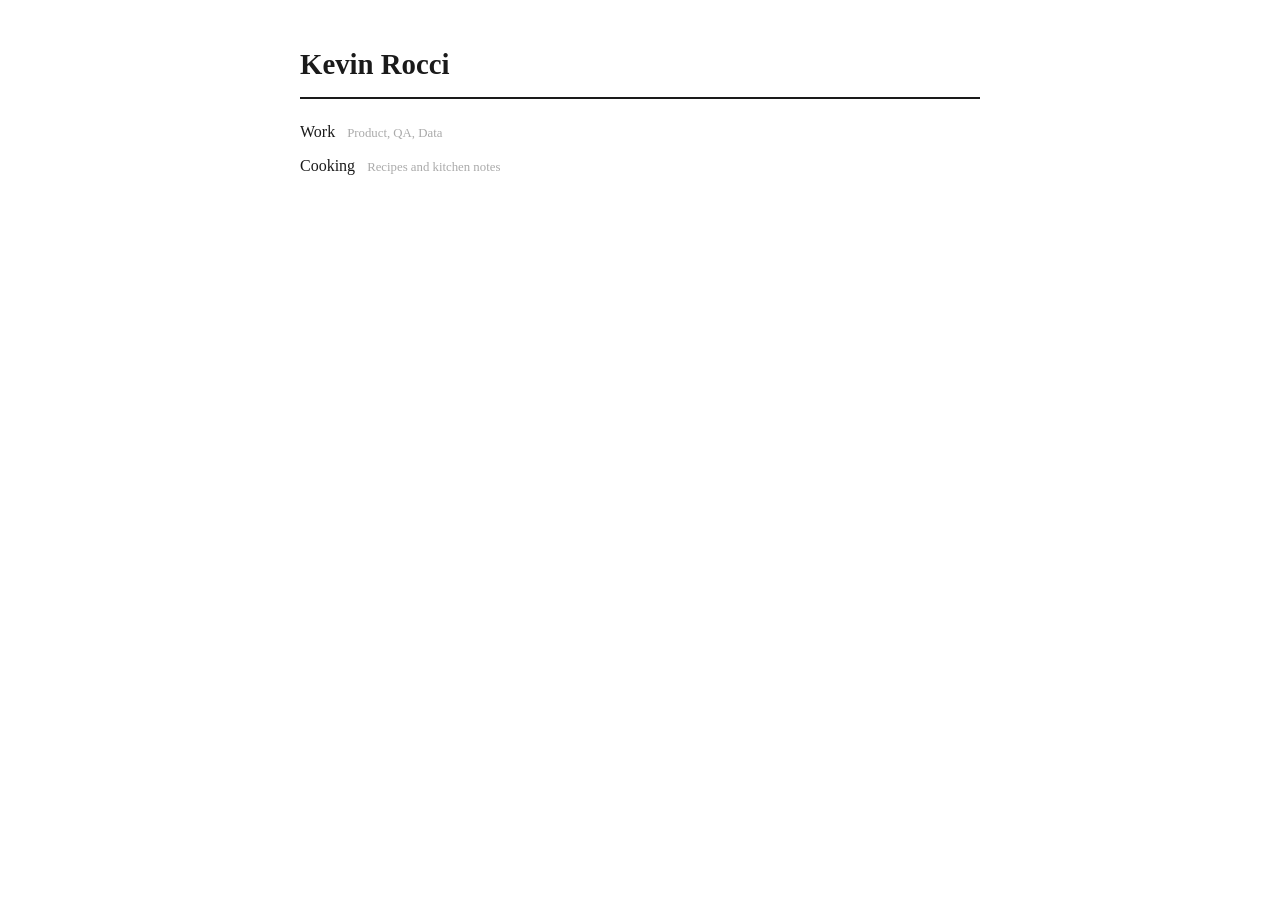
<file: index.html>
<!DOCTYPE html>
<html lang="en">
<head>
  <meta charset="UTF-8">
  <meta name="viewport" content="width=device-width, initial-scale=1.0">
  <meta name="description" content="Kevin Rocci — work and cooking.">
  <title>Kevin Rocci</title>
  <link rel="icon" href="favicon.svg" type="image/svg+xml">
  <style>
    body { font-family: Georgia, serif; max-width: 680px; margin: 40px auto; padding: 0 20px; color: #1a1a1a; line-height: 1.7; }
    h1 { font-size: 1.8rem; border-bottom: 2px solid #1a1a1a; padding-bottom: 8px; }
    ul { list-style: none; padding: 0; }
    ul li { margin-bottom: 0.4rem; }
    ul li a { color: #1a1a1a; text-decoration: none; }
    ul li a:hover { text-decoration: underline; }
    .meta { font-size: 0.8rem; color: #aaa; margin-left: 0.75rem; }
  </style>
</head>
<body>
  <h1>Kevin Rocci</h1>

  <ul>
    <li><a href="work/">Work</a><span class="meta">Product, QA, Data</span></li>
    <li><a href="cooking/">Cooking</a><span class="meta">Recipes and kitchen notes</span></li>
  </ul>
</body>
</html>
</file>
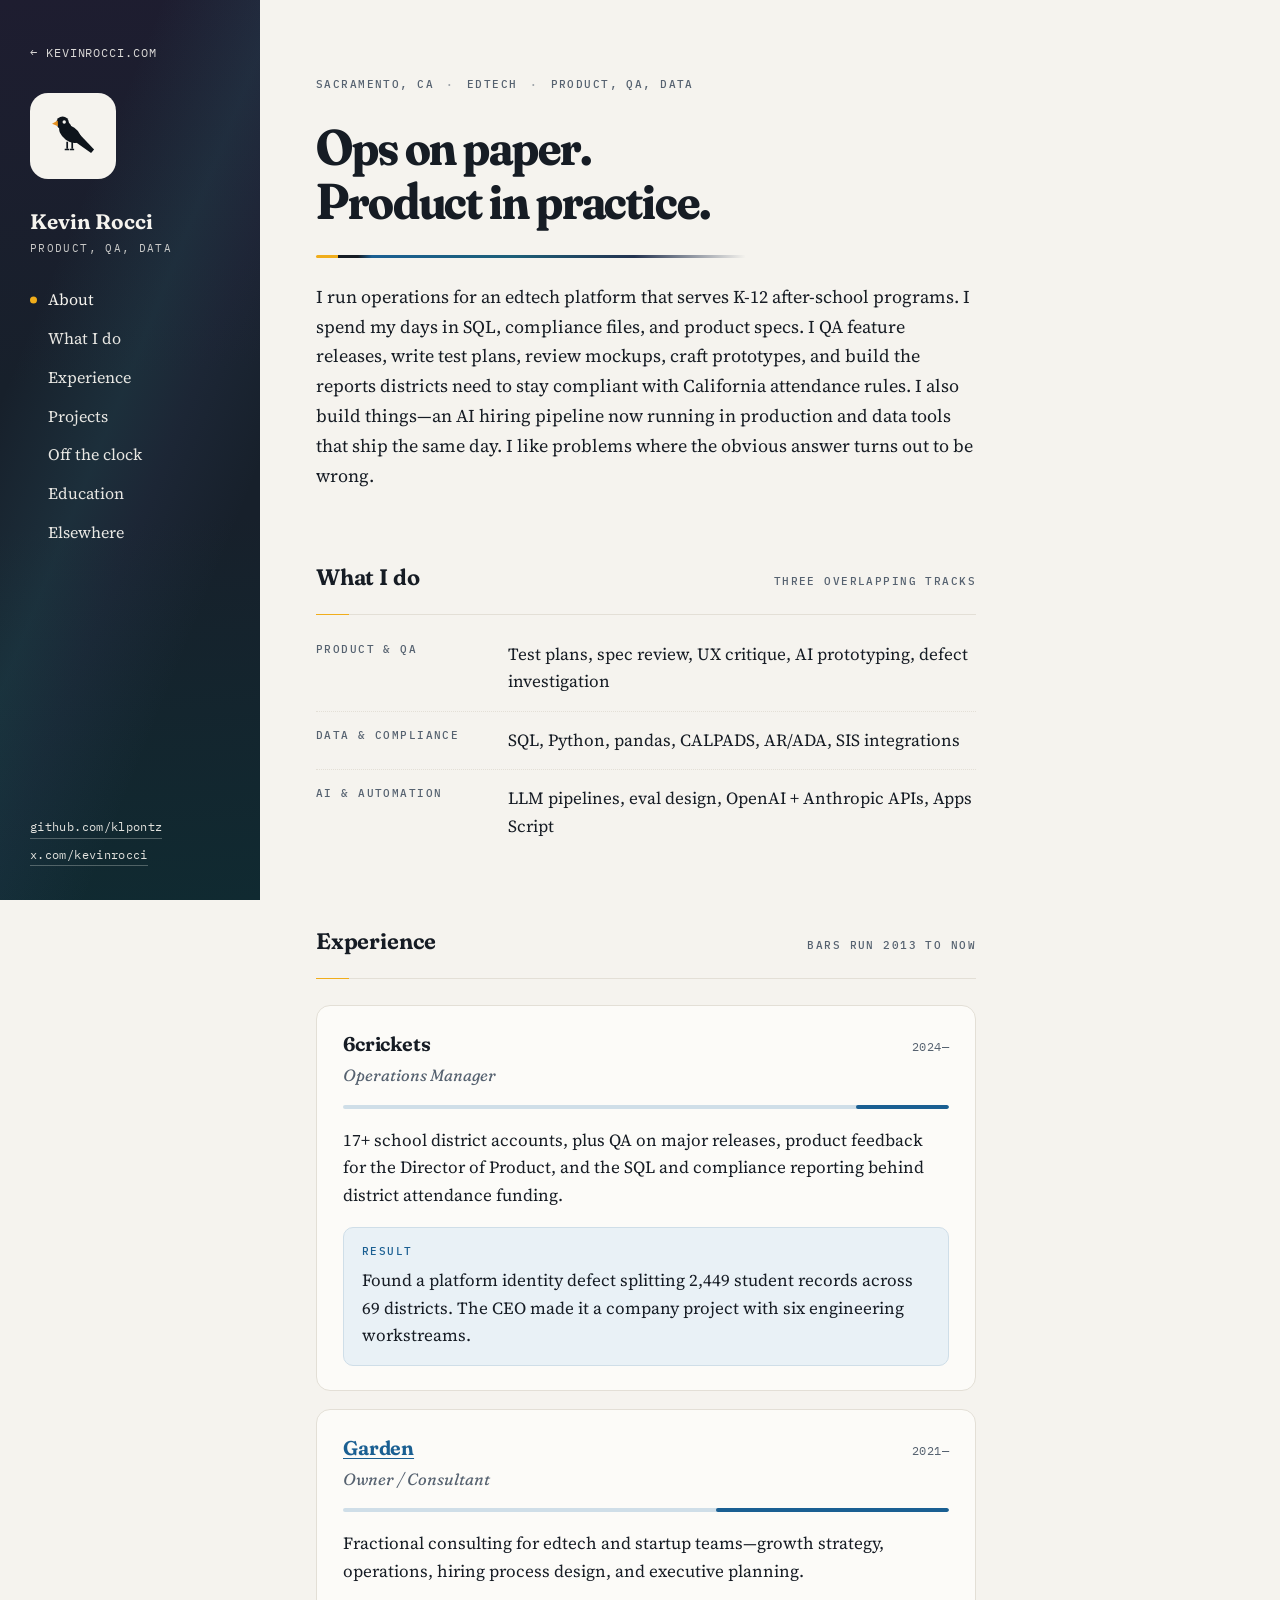
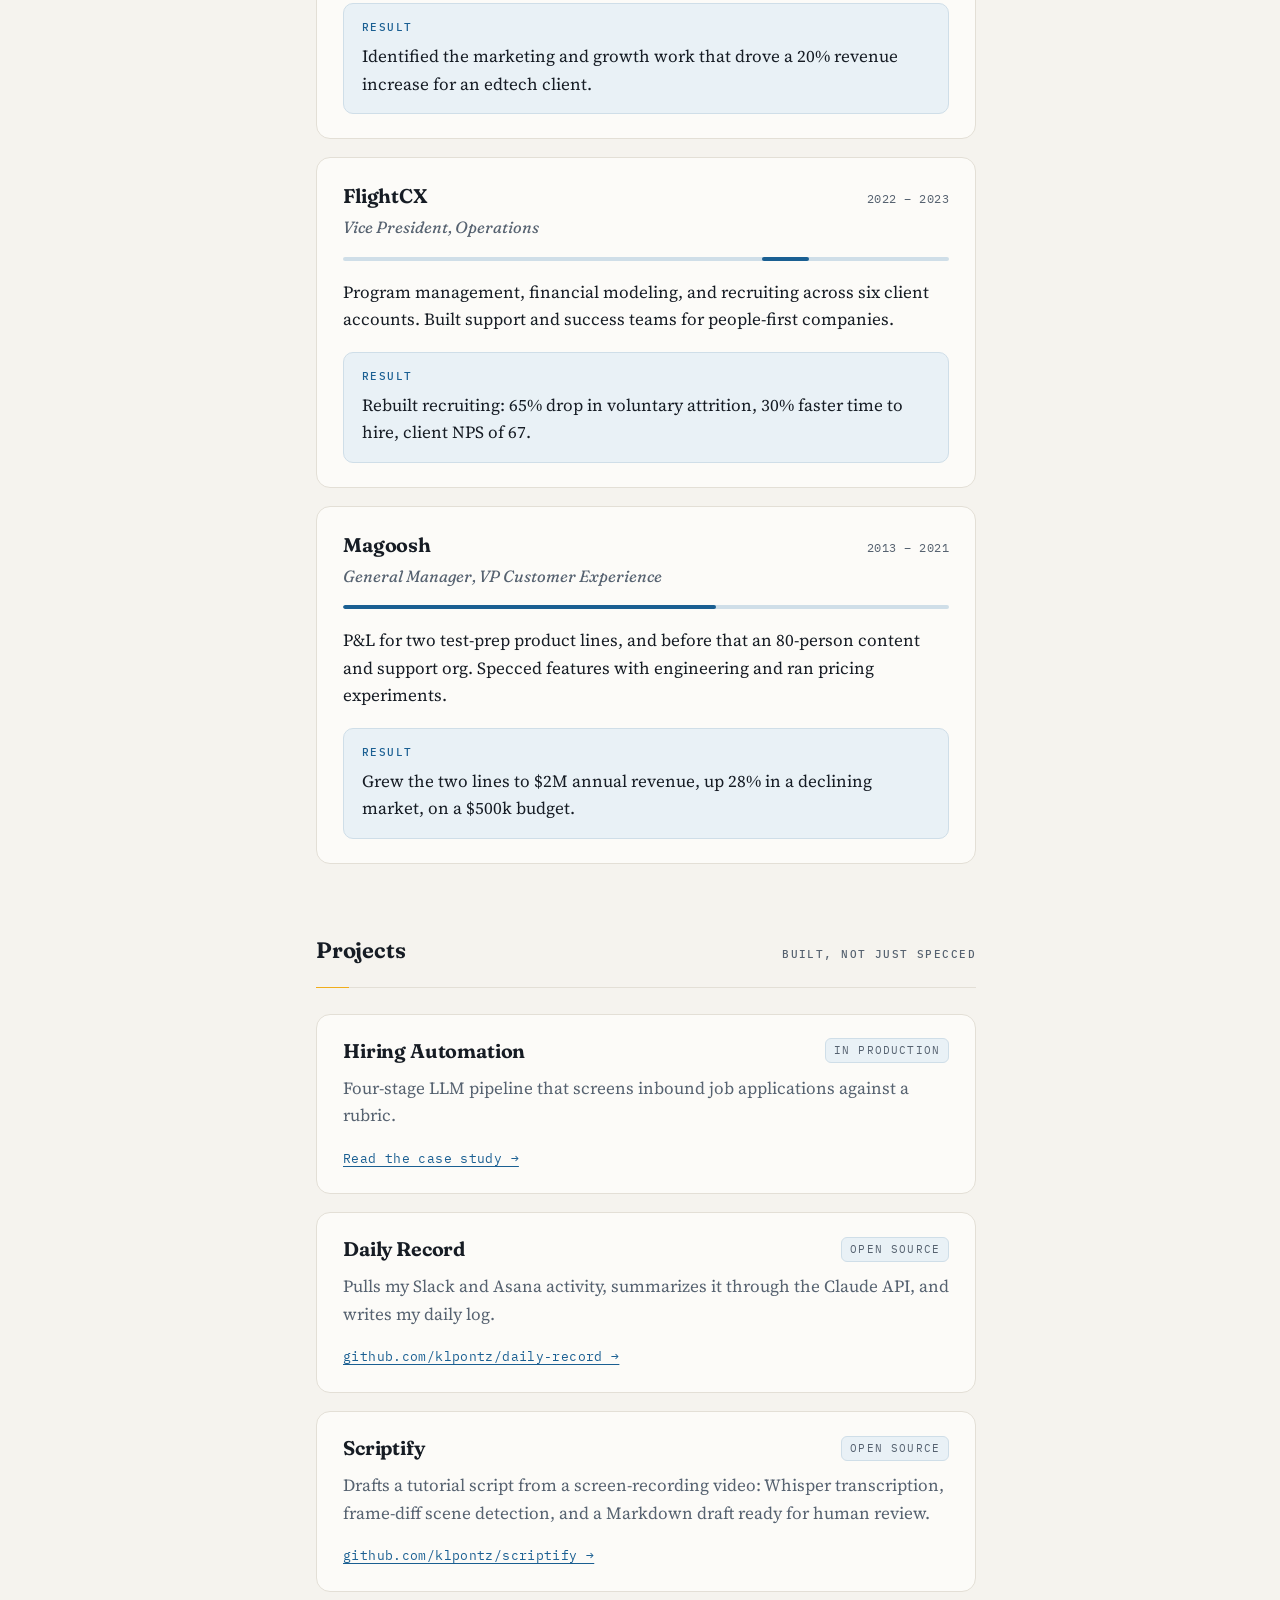
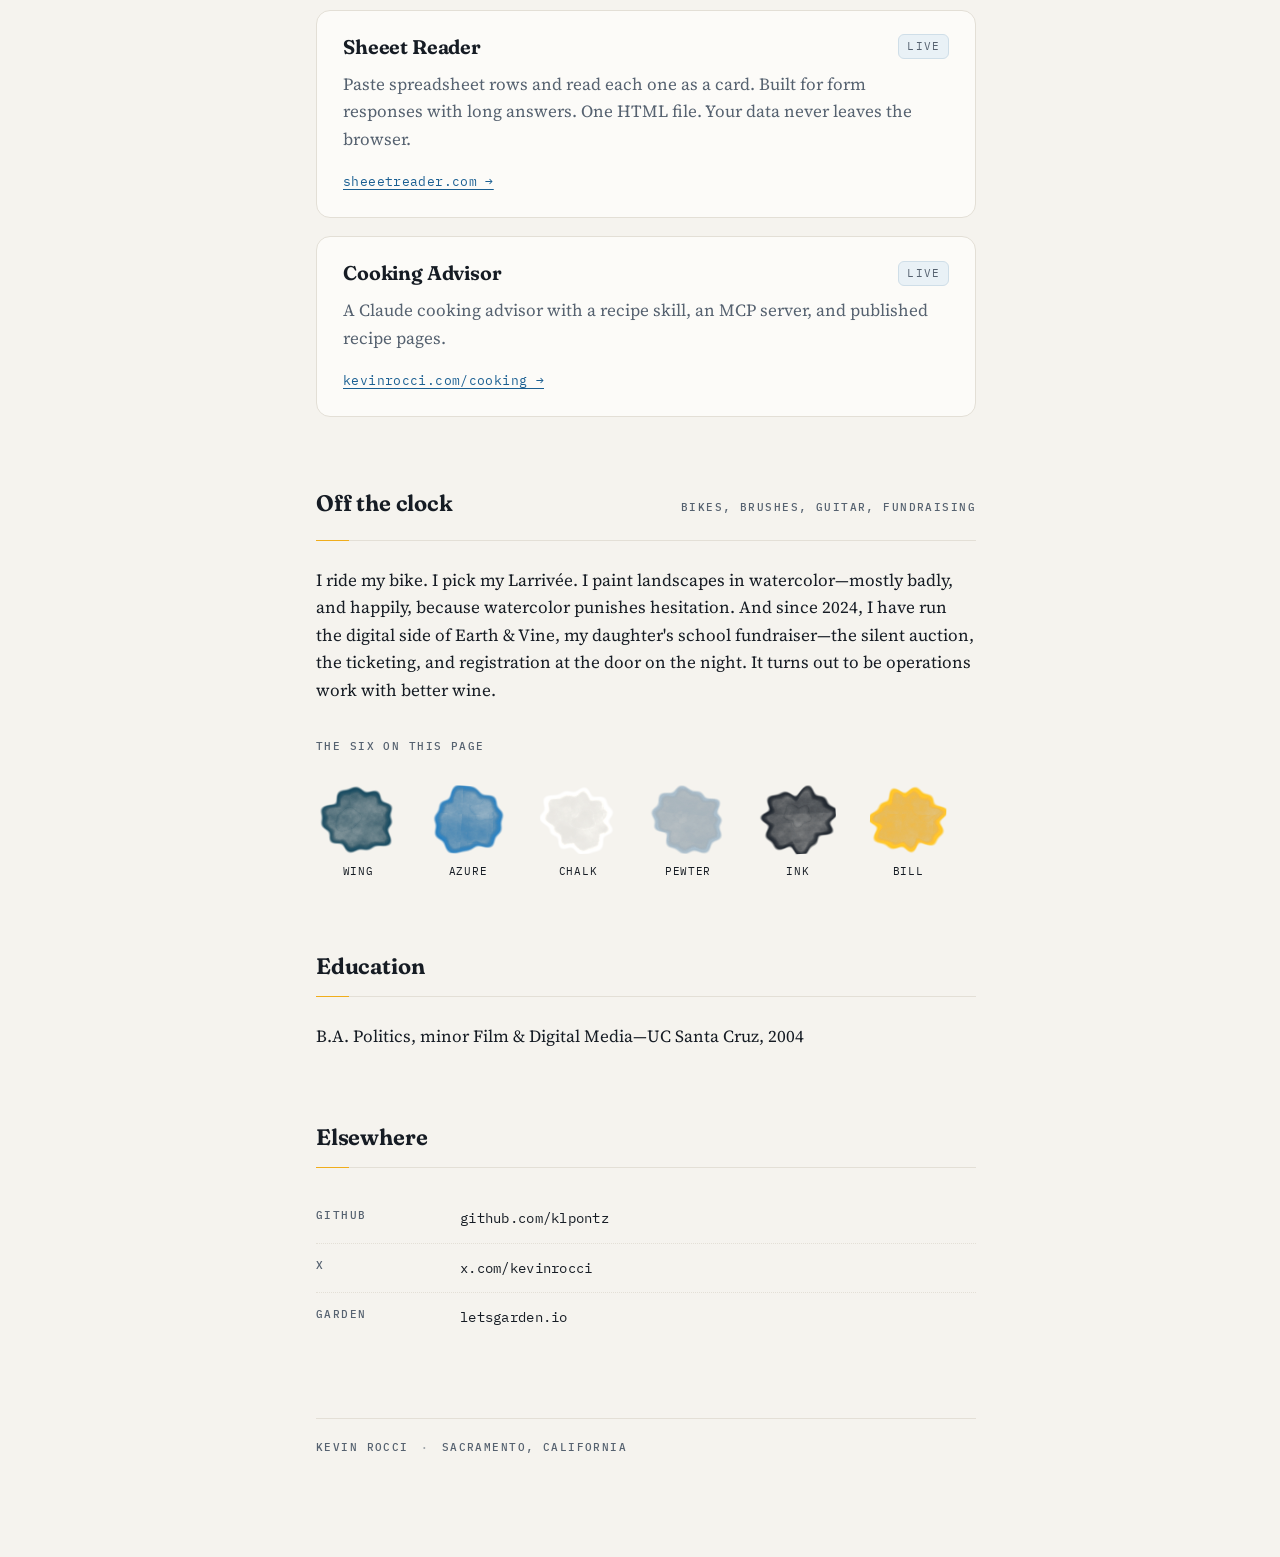
<file: work/index.html>
<!doctype html>
<html lang="en">
<head>
<meta charset="utf-8">
<meta name="viewport" content="width=device-width, initial-scale=1">
<title>Kevin Rocci</title>
<meta name="description" content="Kevin Rocci—product, QA, data in edtech. Sacramento, California.">
<link rel="preconnect" href="https://fonts.googleapis.com">
<link rel="preconnect" href="https://fonts.gstatic.com" crossorigin>
<link rel="stylesheet" href="https://fonts.googleapis.com/css2?family=Fraunces:ital,opsz,wght,SOFT,WONK@0,9..144,300..900,0..100,0..1;1,9..144,300..900,0..100,0..1&family=Source+Serif+4:ital,opsz,wght@0,8..60,300..700;1,8..60,400..600&family=IBM+Plex+Mono:wght@400;500&display=swap">
<link rel="icon" href="../favicon.svg" type="image/svg+xml">
<link rel="stylesheet" href="../style.css">
</head>
<body class="home">

<div class="shell">

  <aside class="rail">
    <a class="back" href="../">&larr; kevinrocci.com</a>
    <div class="monogram" role="img" aria-label="Yellow-billed magpie"><svg viewBox="0 0 32 32" aria-hidden="true"> <mask id="magpie-eye"> <rect width="32" height="32" fill="#fff"/> <circle cx="10.6" cy="7.4" r="1.05" fill="#000"/> </mask> <g fill="currentColor" mask="url(#magpie-eye)"> <path d="M0 -3.0 L16.5 -1.4 L16.5 1.4 L0 3.0 Z" transform="translate(15.6 14.6) rotate(41)"/> <ellipse cx="14.2" cy="14.6" rx="7.6" ry="4.5" transform="rotate(36 14.2 14.6)"/> <ellipse cx="11.2" cy="10.6" rx="3.7" ry="3.4"/> <circle cx="9.6" cy="7.9" r="3.9"/> <path d="M11.9 19.5h1.05v4.3h-1.05z M15.0 19.4h1.05v4.4h-1.05z"/> <path d="M10.9 23.8h2.7v0.95h-2.7z M14.0 23.8h2.7v0.95h-2.7z"/> </g> <path d="M6.6 6.4 L3.1 8.4 L6.8 10.0 Z" fill="var(--bill, #E5901F)"/> </svg></div>
    <div>
      <p class="rail-name">Kevin Rocci</p>
      <p class="rail-role">Product, QA, Data</p>
    </div>

    <nav class="nav" aria-label="Sections">
      <a href="#about">About</a>
      <a href="#what-i-do">What I do</a>
      <a href="#experience">Experience</a>
      <a href="#projects">Projects</a>
      <a href="#off-the-clock">Off the clock</a>
      <a href="#education">Education</a>
      <a href="#elsewhere">Elsewhere</a>
    </nav>

    <div class="rail-foot">
      <a href="https://github.com/klpontz">github.com/klpontz</a>
      <a href="https://x.com/kevinrocci">x.com/kevinrocci</a>
    </div>
  </aside>

  <main>
    <div class="col">

      <header id="about">
        <p class="label" style="margin:0 0 26px">Sacramento, CA  <span class="sep">·</span>  Edtech  <span class="sep">·</span>  Product, QA, Data</p>
        <h1>Ops on paper.<br>Product in practice.</h1>
        <div class="rule"></div>
        <p class="intro">I run operations for an edtech platform that serves K&#8209;12 after-school programs. I spend my days in SQL, compliance files, and product specs. I QA feature releases, write test plans, review mockups, craft prototypes, and build the reports districts need to stay compliant with California attendance rules. I also build things—an AI hiring pipeline now running in production and data tools that ship the same day. I like problems where the obvious answer turns out to be wrong.</p>
      </header>

      <section id="what-i-do">
        <div class="sec-head">
          <h2>What I do</h2>
          <p class="label">Three overlapping tracks</p>
        </div>
        <dl class="skills">
          <div class="skill">
            <dt class="label">Product &amp; QA</dt>
            <dd>Test plans, spec review, UX critique, AI prototyping, defect investigation</dd>
          </div>
          <div class="skill">
            <dt class="label">Data &amp; Compliance</dt>
            <dd>SQL, Python, pandas, CALPADS, AR/ADA, SIS integrations</dd>
          </div>
          <div class="skill">
            <dt class="label">AI &amp; Automation</dt>
            <dd>LLM pipelines, eval design, OpenAI + Anthropic APIs, Apps Script</dd>
          </div>
        </dl>
      </section>

      <section id="experience">
        <div class="sec-head">
          <h2>Experience</h2>
          <p class="label">Bars run 2013 to now</p>
        </div>

        <div class="cards">

          <article class="card">
            <div class="card-head">
              <div>
                <h3>6crickets</h3>
                <p class="binomial">Operations Manager</p>
              </div>
              <span class="when">2024—</span>
            </div>
            <div class="span"><i style="--a:84.6%; --w:15.4%"></i></div>
            <p class="did">17+ school district accounts, plus QA on major releases, product feedback for the Director of Product, and the SQL and compliance reporting behind district attendance funding.</p>
            <div class="note">
              <span class="label">Result</span>
              <p>Found a platform identity defect splitting 2,449 student records across 69 districts. The CEO made it a company project with six engineering workstreams.</p>
            </div>
          </article>

          <article class="card">
            <div class="card-head">
              <div>
                <h3><a href="https://letsgarden.io/">Garden</a></h3>
                <p class="binomial">Owner / Consultant</p>
              </div>
              <span class="when">2021—</span>
            </div>
            <div class="span"><i style="--a:61.5%; --w:38.5%"></i></div>
            <p class="did">Fractional consulting for edtech and startup teams—growth strategy, operations, hiring process design, and executive planning.</p>
            <div class="note">
              <span class="label">Result</span>
              <p>Identified the marketing and growth work that drove a 20% revenue increase for an edtech client.</p>
            </div>
          </article>

          <article class="card">
            <div class="card-head">
              <div>
                <h3>FlightCX</h3>
                <p class="binomial">Vice President, Operations</p>
              </div>
              <span class="when">2022 – 2023</span>
            </div>
            <div class="span"><i style="--a:69.2%; --w:7.7%"></i></div>
            <p class="did">Program management, financial modeling, and recruiting across six client accounts. Built support and success teams for people-first companies.</p>
            <div class="note">
              <span class="label">Result</span>
              <p>Rebuilt recruiting: 65% drop in voluntary attrition, 30% faster time to hire, client NPS of 67.</p>
            </div>
          </article>

          <article class="card">
            <div class="card-head">
              <div>
                <h3>Magoosh</h3>
                <p class="binomial">General Manager, VP Customer Experience</p>
              </div>
              <span class="when">2013 – 2021</span>
            </div>
            <div class="span"><i style="--a:0%; --w:61.5%"></i></div>
            <p class="did">P&amp;L for two test-prep product lines, and before that an 80-person content and support org. Specced features with engineering and ran pricing experiments.</p>
            <div class="note">
              <span class="label">Result</span>
              <p>Grew the two lines to $2M annual revenue, up 28% in a declining market, on a $500k budget.</p>
            </div>
          </article>

        </div>
      </section>

      <section id="projects">
        <div class="sec-head">
          <h2>Projects</h2>
          <p class="label">Built, not just specced</p>
        </div>

        <div class="cards proj">

          <article class="card">
            <div class="card-head">
              <h3>Hiring Automation</h3>
              <span class="tag">In production</span>
            </div>
            <p class="did">Four-stage LLM pipeline that screens inbound job applications against a rubric.</p>
            <p class="go-row"><a class="go" href="hiring-automation/">Read the case study &rarr;</a></p>
          </article>

          <article class="card">
            <div class="card-head">
              <h3>Daily Record</h3>
              <span class="tag">Open source</span>
            </div>
            <p class="did">Pulls my Slack and Asana activity, summarizes it through the Claude API, and writes my daily log.</p>
            <p class="go-row"><a class="go" href="https://github.com/klpontz/daily-record">github.com/klpontz/daily-record &rarr;</a></p>
          </article>

          <article class="card">
            <div class="card-head">
              <h3>Scriptify</h3>
              <span class="tag">Open source</span>
            </div>
            <p class="did">Drafts a tutorial script from a screen-recording video: Whisper transcription, frame-diff scene detection, and a Markdown draft ready for human review.</p>
            <p class="go-row"><a class="go" href="https://github.com/klpontz/scriptify">github.com/klpontz/scriptify &rarr;</a></p>
          </article>

          <article class="card">
            <div class="card-head">
              <h3>Sheeet Reader</h3>
              <span class="tag">Live</span>
            </div>
            <p class="did">Paste spreadsheet rows and read each one as a card. Built for form responses with long answers. One HTML file. Your data never leaves the browser.</p>
            <p class="go-row"><a class="go" href="https://sheeetreader.com/">sheeetreader.com &rarr;</a></p>
          </article>

          <article class="card">
            <div class="card-head">
              <h3>Cooking Advisor</h3>
              <span class="tag">Live</span>
            </div>
            <p class="did">A Claude cooking advisor with a recipe skill, an MCP server, and published recipe pages.</p>
            <p class="go-row"><a class="go" href="/cooking/">kevinrocci.com/cooking &rarr;</a></p>
          </article>

        </div>
      </section>

      <section id="off-the-clock">
        <div class="sec-head">
          <h2>Off the clock</h2>
          <p class="label">Bikes, brushes, guitar, fundraising</p>
        </div>
        <p style="margin:0">I ride my bike. I pick my Larriv&eacute;e. I paint landscapes in watercolor&mdash;mostly badly, and happily, because watercolor punishes hesitation. And since 2024, I have run the digital side of Earth &amp; Vine, my daughter's school fundraiser&mdash;the silent auction, the ticketing, and registration at the door on the night. It turns out to be operations work with better wine.</p>

        <p class="label" style="margin:34px 0 0">The six on this page</p>
        <div class="swatches">
          <div class="chip-wrap"><div class="chip c1"></div><span class="chip-name">Wing</span></div>
          <div class="chip-wrap"><div class="chip c2"></div><span class="chip-name">Azure</span></div>
          <div class="chip-wrap"><div class="chip c3"></div><span class="chip-name">Chalk</span></div>
          <div class="chip-wrap"><div class="chip c4"></div><span class="chip-name">Pewter</span></div>
          <div class="chip-wrap"><div class="chip c5"></div><span class="chip-name">Ink</span></div>
          <div class="chip-wrap"><div class="chip c6"></div><span class="chip-name">Bill</span></div>
        </div>
      </section>

      <section id="education">
        <div class="sec-head">
          <h2>Education</h2>
        </div>
        <p style="margin:0">B.A. Politics, minor Film &amp; Digital Media—UC Santa Cruz, 2004</p>
      </section>

      <section id="elsewhere">
        <div class="sec-head">
          <h2>Elsewhere</h2>
        </div>
        <div class="links">
          <a href="https://github.com/klpontz">
            <span class="label">GitHub</span>
            <span class="dest">github.com/klpontz</span>
          </a>
          <a href="https://x.com/kevinrocci">
            <span class="label">X</span>
            <span class="dest">x.com/kevinrocci</span>
          </a>
          <a href="https://letsgarden.io/">
            <span class="label">Garden</span>
            <span class="dest">letsgarden.io</span>
          </a>
        </div>

        <footer>
          <p class="label" style="margin:0">Kevin Rocci  <span class="sep">·</span>  Sacramento, California</p>
        </footer>
      </section>

    </div>
  </main>
</div>

<script src="../nav.js"></script>
</body>
</html>
</file>
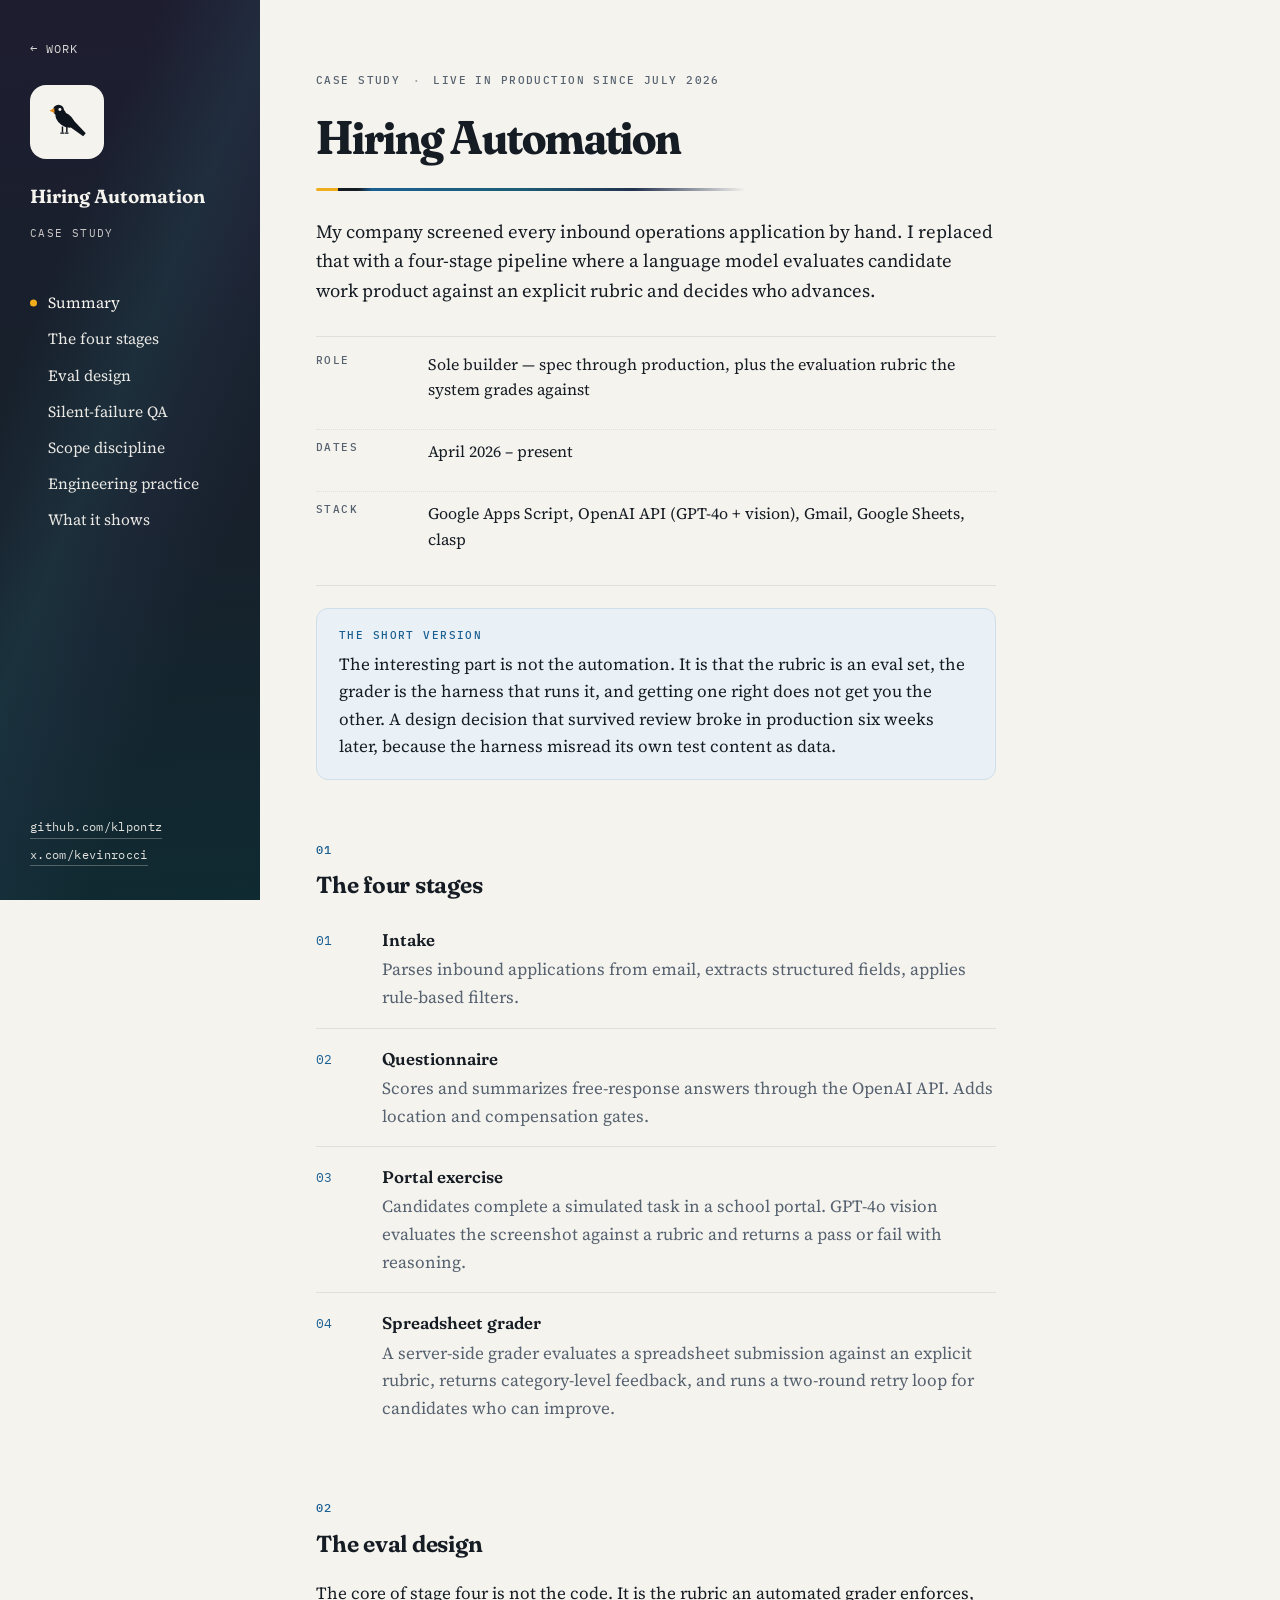
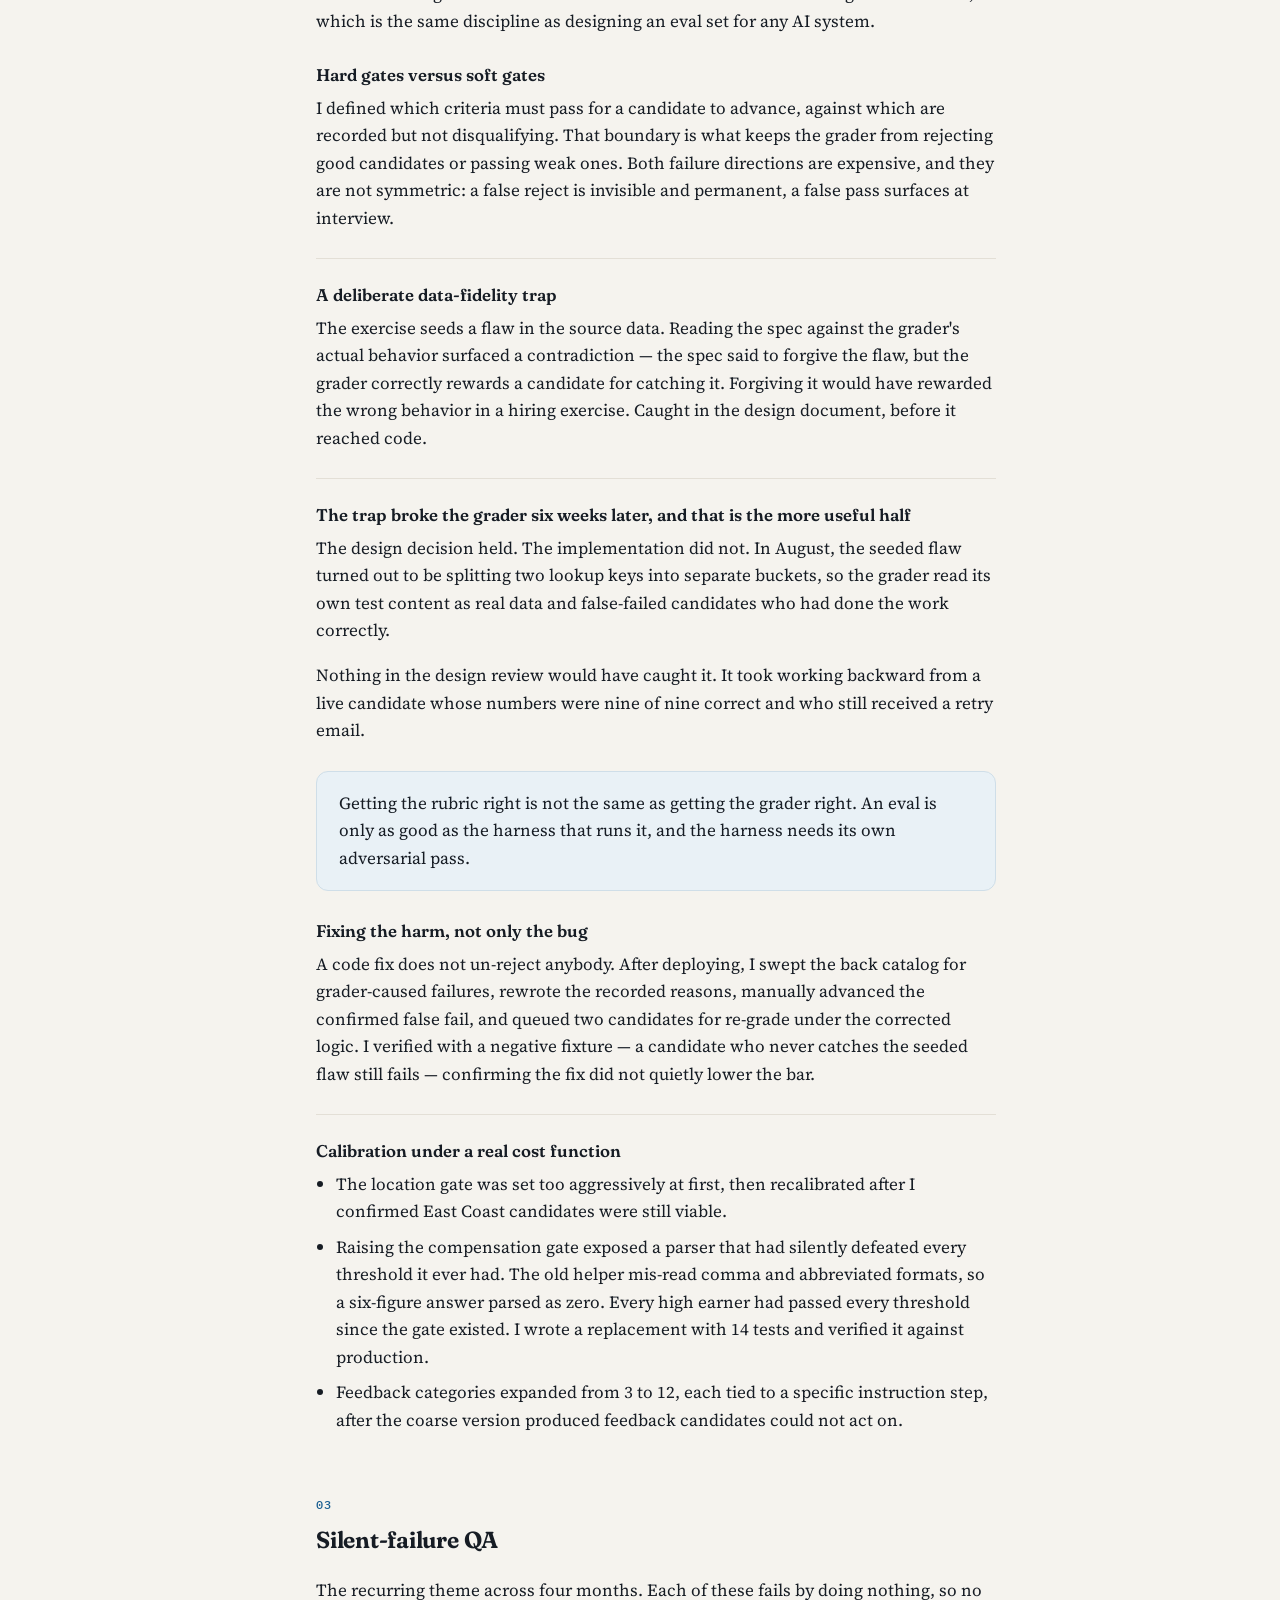
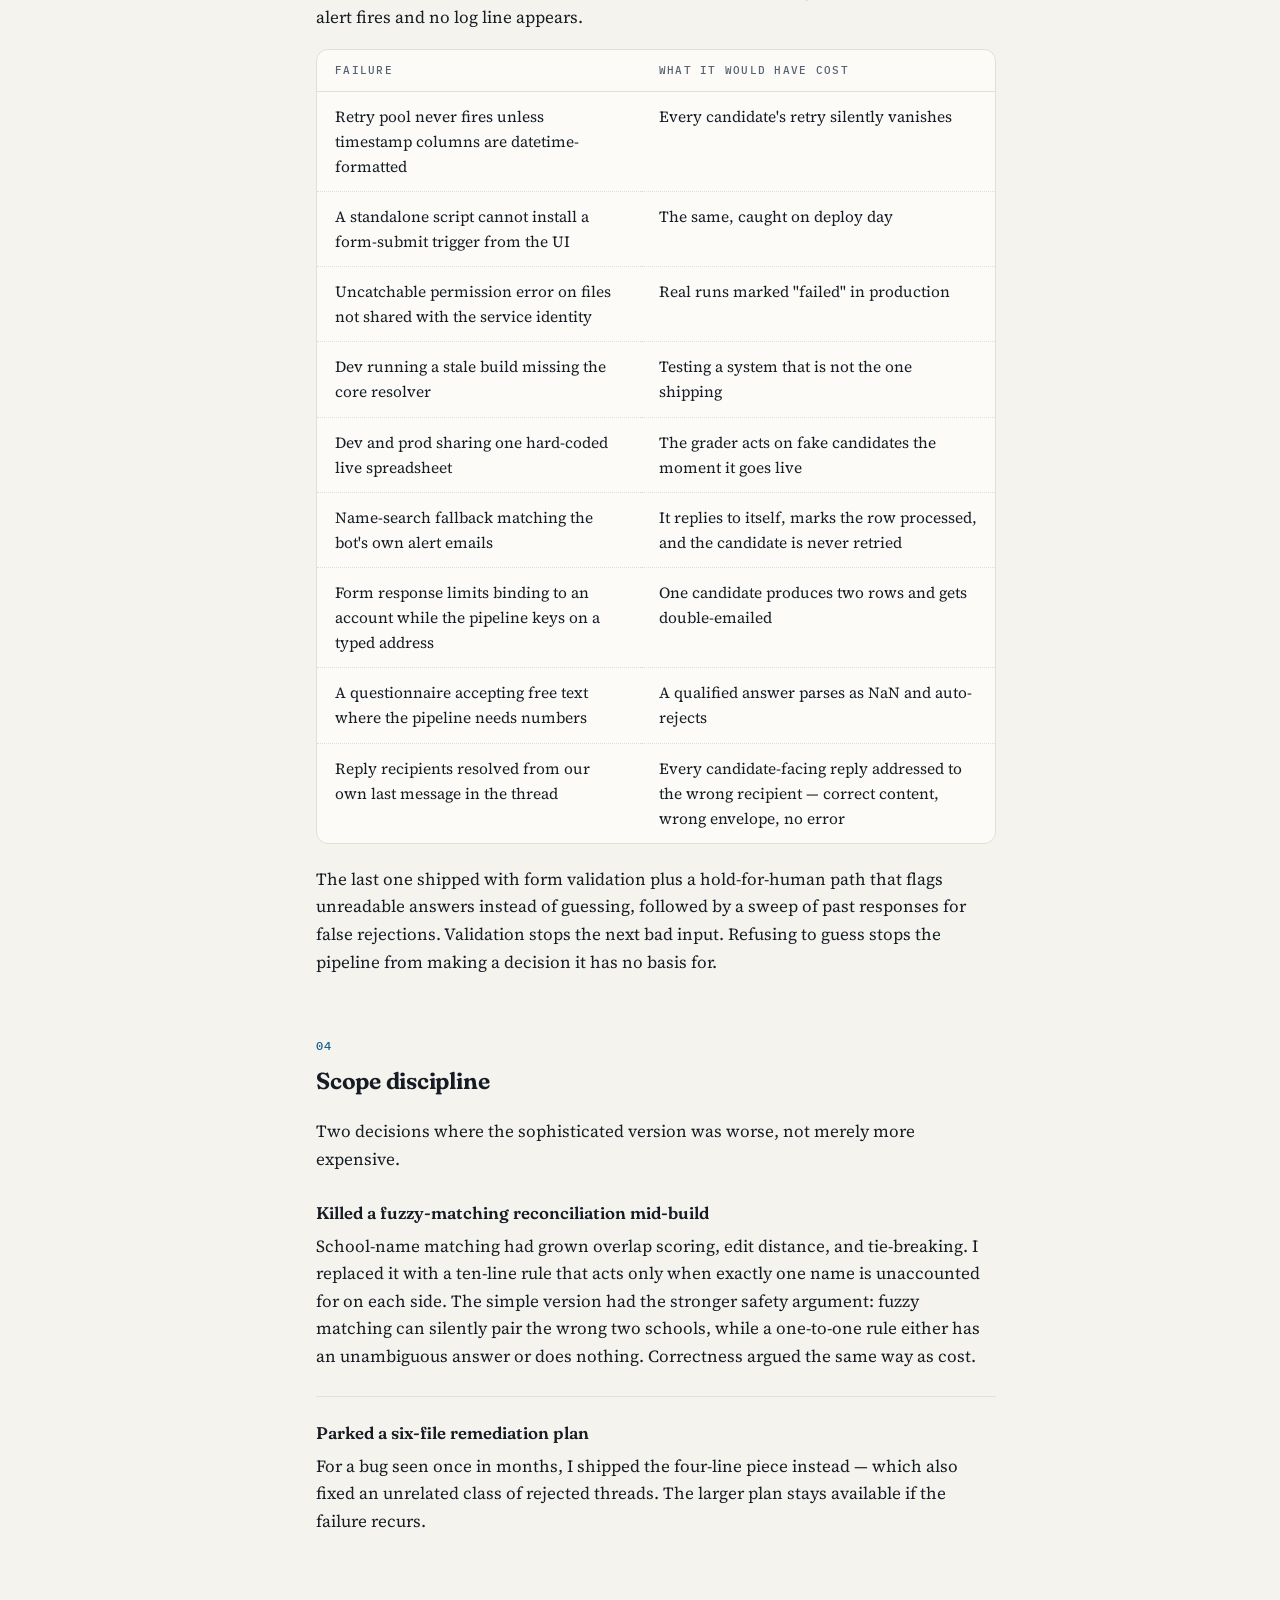
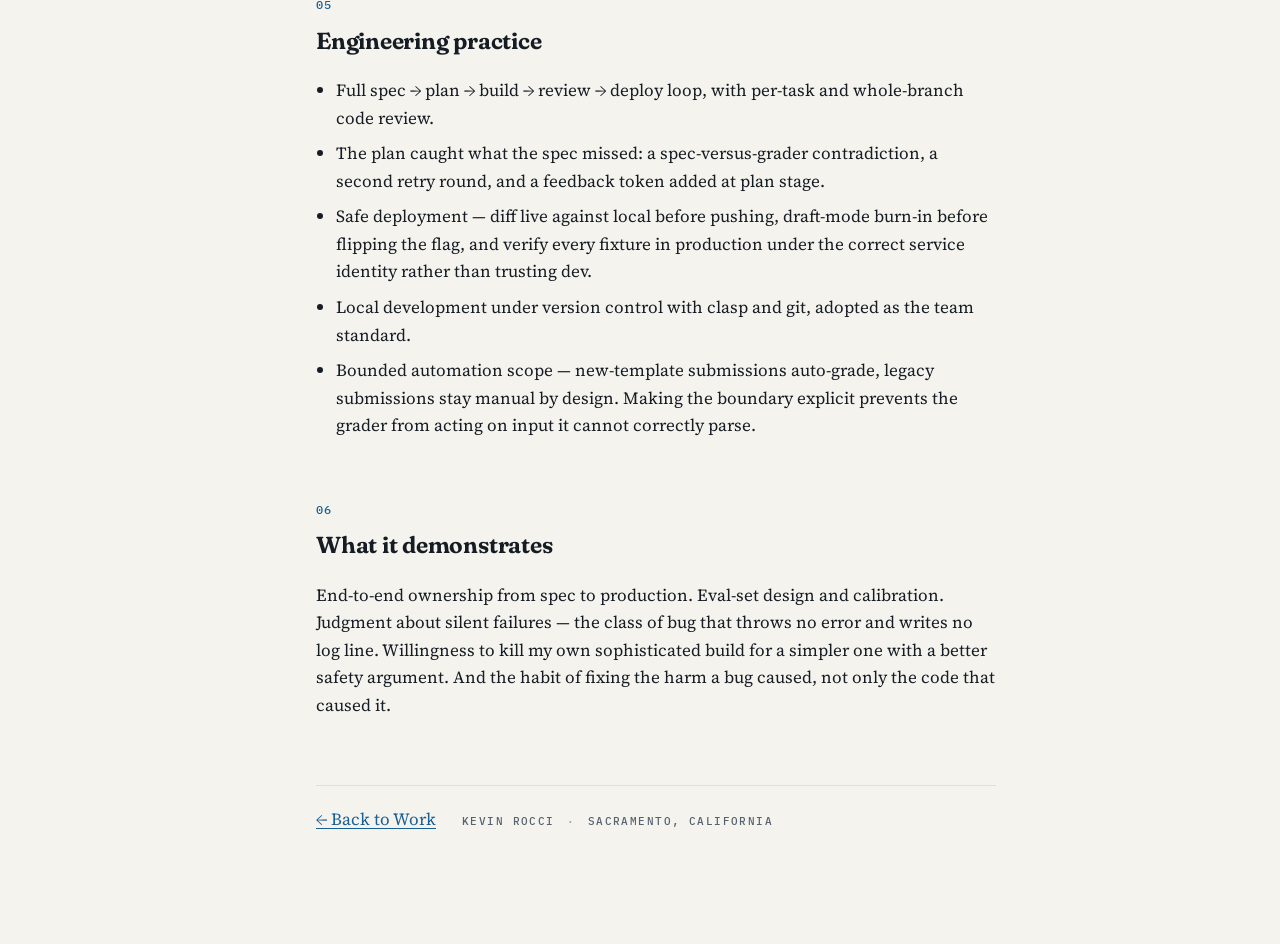
<file: work/hiring-automation/index.html>
<!doctype html>
<html lang="en">
<head>
<meta charset="utf-8">
<meta name="viewport" content="width=device-width, initial-scale=1">
<title>Hiring Automation — Kevin Rocci</title>
<meta name="description" content="A four-stage LLM hiring pipeline, its eval design, and the grader bug that broke six weeks after review.">
<link rel="preconnect" href="https://fonts.googleapis.com">
<link rel="preconnect" href="https://fonts.gstatic.com" crossorigin>
<link rel="stylesheet" href="https://fonts.googleapis.com/css2?family=Fraunces:ital,opsz,wght,SOFT,WONK@0,9..144,300..900,0..100,0..1;1,9..144,300..900,0..100,0..1&family=Source+Serif+4:ital,opsz,wght@0,8..60,300..700;1,8..60,400..600&family=IBM+Plex+Mono:wght@400;500&display=swap">
<link rel="icon" href="../../favicon.svg" type="image/svg+xml">
<link rel="stylesheet" href="../../style.css">
</head>
<body class="case">

<div class="shell">

  <aside class="rail">
    <a class="back" href="../">&larr; Work</a>
    <a class="monogram" href="../" aria-label="Home"><svg viewBox="0 0 32 32" aria-hidden="true"> <mask id="magpie-eye"> <rect width="32" height="32" fill="#fff"/> <circle cx="10.6" cy="7.4" r="1.05" fill="#000"/> </mask> <g fill="currentColor" mask="url(#magpie-eye)"> <path d="M0 -3.0 L16.5 -1.4 L16.5 1.4 L0 3.0 Z" transform="translate(15.6 14.6) rotate(41)"/> <ellipse cx="14.2" cy="14.6" rx="7.6" ry="4.5" transform="rotate(36 14.2 14.6)"/> <ellipse cx="11.2" cy="10.6" rx="3.7" ry="3.4"/> <circle cx="9.6" cy="7.9" r="3.9"/> <path d="M11.9 19.5h1.05v4.3h-1.05z M15.0 19.4h1.05v4.4h-1.05z"/> <path d="M10.9 23.8h2.7v0.95h-2.7z M14.0 23.8h2.7v0.95h-2.7z"/> </g> <path d="M6.6 6.4 L3.1 8.4 L6.8 10.0 Z" fill="var(--bill, #E5901F)"/> </svg></a>
    <div>
      <p class="rail-name">Hiring Automation</p>
      <p class="rail-role">Case study</p>
    </div>

    <nav class="nav" aria-label="Sections">
      <a href="#summary">Summary</a>
      <a href="#stages">The four stages</a>
      <a href="#evals">Eval design</a>
      <a href="#silent">Silent-failure QA</a>
      <a href="#scope">Scope discipline</a>
      <a href="#practice">Engineering practice</a>
      <a href="#demonstrates">What it shows</a>
    </nav>

    <div class="rail-foot">
      <a href="https://github.com/klpontz">github.com/klpontz</a>
      <a href="https://x.com/kevinrocci">x.com/kevinrocci</a>
    </div>
  </aside>

  <main>
    <div class="col">

      <header id="summary">
        <p class="label" style="margin:0 0 22px">Case study  <span class="sep">·</span>  Live in production since July 2026</p>
        <h1>Hiring Automation</h1>
        <div class="rule"></div>
        <p class="lede">My company screened every inbound operations application by hand. I replaced that with a four-stage pipeline where a language model evaluates candidate work product against an explicit rubric and decides who advances.</p>

        <div class="meta">
          <div>
            <span class="label">Role</span>
            <p>Sole builder — spec through production, plus the evaluation rubric the system grades against</p>
          </div>
          <div>
            <span class="label">Dates</span>
            <p>April 2026 – present</p>
          </div>
          <div>
            <span class="label">Stack</span>
            <p>Google Apps Script, OpenAI API (GPT&#8209;4o + vision), Gmail, Google Sheets, clasp</p>
          </div>
        </div>

        <div class="note">
          <span class="label">The short version</span>
          <p>The interesting part is not the automation. It is that the rubric is an eval set, the grader is the harness that runs it, and getting one right does not get you the other. A design decision that survived review broke in production six weeks later, because the harness misread its own test content as data.</p>
        </div>
      </header>

      <section id="stages">
        <h2><span class="n">01</span>The four stages</h2>
        <ol class="stages">
          <li>
            <div>
              <h3>Intake</h3>
              <p>Parses inbound applications from email, extracts structured fields, applies rule-based filters.</p>
            </div>
          </li>
          <li>
            <div>
              <h3>Questionnaire</h3>
              <p>Scores and summarizes free-response answers through the OpenAI API. Adds location and compensation gates.</p>
            </div>
          </li>
          <li>
            <div>
              <h3>Portal exercise</h3>
              <p>Candidates complete a simulated task in a school portal. GPT&#8209;4o vision evaluates the screenshot against a rubric and returns a pass or fail with reasoning.</p>
            </div>
          </li>
          <li>
            <div>
              <h3>Spreadsheet grader</h3>
              <p>A server-side grader evaluates a spreadsheet submission against an explicit rubric, returns category-level feedback, and runs a two-round retry loop for candidates who can improve.</p>
            </div>
          </li>
        </ol>
      </section>

      <section id="evals">
        <h2><span class="n">02</span>The eval design</h2>
        <p>The core of stage four is not the code. It is the rubric an automated grader enforces, which is the same discipline as designing an eval set for any AI system.</p>

        <div class="find">
          <h3>Hard gates versus soft gates</h3>
          <p>I defined which criteria must pass for a candidate to advance, against which are recorded but not disqualifying. That boundary is what keeps the grader from rejecting good candidates or passing weak ones. Both failure directions are expensive, and they are not symmetric: a false reject is invisible and permanent, a false pass surfaces at interview.</p>
        </div>

        <div class="find">
          <h3>A deliberate data-fidelity trap</h3>
          <p>The exercise seeds a flaw in the source data. Reading the spec against the grader's actual behavior surfaced a contradiction — the spec said to forgive the flaw, but the grader correctly rewards a candidate for catching it. Forgiving it would have rewarded the wrong behavior in a hiring exercise. Caught in the design document, before it reached code.</p>
        </div>

        <div class="find">
          <h3>The trap broke the grader six weeks later, and that is the more useful half</h3>
          <p>The design decision held. The implementation did not. In August, the seeded flaw turned out to be splitting two lookup keys into separate buckets, so the grader read its own test content as real data and false-failed candidates who had done the work correctly.</p>
          <p>Nothing in the design review would have caught it. It took working backward from a live candidate whose numbers were nine of nine correct and who still received a retry email.</p>
        </div>

        <div class="note">
          <p>Getting the rubric right is not the same as getting the grader right. An eval is only as good as the harness that runs it, and the harness needs its own adversarial pass.</p>
        </div>

        <div class="find">
          <h3>Fixing the harm, not only the bug</h3>
          <p>A code fix does not un-reject anybody. After deploying, I swept the back catalog for grader-caused failures, rewrote the recorded reasons, manually advanced the confirmed false fail, and queued two candidates for re-grade under the corrected logic. I verified with a negative fixture — a candidate who never catches the seeded flaw still fails — confirming the fix did not quietly lower the bar.</p>
        </div>

        <div class="find">
          <h3>Calibration under a real cost function</h3>
          <ul class="plain">
            <li>The location gate was set too aggressively at first, then recalibrated after I confirmed East Coast candidates were still viable.</li>
            <li>Raising the compensation gate exposed a parser that had silently defeated every threshold it ever had. The old helper mis-read comma and abbreviated formats, so a six-figure answer parsed as zero. Every high earner had passed every threshold since the gate existed. I wrote a replacement with 14 tests and verified it against production.</li>
            <li>Feedback categories expanded from 3 to 12, each tied to a specific instruction step, after the coarse version produced feedback candidates could not act on.</li>
          </ul>
        </div>
      </section>

      <section id="silent">
        <h2><span class="n">03</span>Silent-failure QA</h2>
        <p>The recurring theme across four months. Each of these fails by doing nothing, so no alert fires and no log line appears.</p>

        <div class="scroller">
          <table>
            <thead>
              <tr><th scope="col">Failure</th><th scope="col">What it would have cost</th></tr>
            </thead>
            <tbody>
              <tr><td>Retry pool never fires unless timestamp columns are datetime-formatted</td><td>Every candidate's retry silently vanishes</td></tr>
              <tr><td>A standalone script cannot install a form-submit trigger from the UI</td><td>The same, caught on deploy day</td></tr>
              <tr><td>Uncatchable permission error on files not shared with the service identity</td><td>Real runs marked "failed" in production</td></tr>
              <tr><td>Dev running a stale build missing the core resolver</td><td>Testing a system that is not the one shipping</td></tr>
              <tr><td>Dev and prod sharing one hard-coded live spreadsheet</td><td>The grader acts on fake candidates the moment it goes live</td></tr>
              <tr><td>Name-search fallback matching the bot's own alert emails</td><td>It replies to itself, marks the row processed, and the candidate is never retried</td></tr>
              <tr><td>Form response limits binding to an account while the pipeline keys on a typed address</td><td>One candidate produces two rows and gets double-emailed</td></tr>
              <tr><td>A questionnaire accepting free text where the pipeline needs numbers</td><td>A qualified answer parses as NaN and auto-rejects</td></tr>
              <tr><td>Reply recipients resolved from our own last message in the thread</td><td>Every candidate-facing reply addressed to the wrong recipient — correct content, wrong envelope, no error</td></tr>
            </tbody>
          </table>
        </div>

        <p style="margin-top:22px">The last one shipped with form validation plus a hold-for-human path that flags unreadable answers instead of guessing, followed by a sweep of past responses for false rejections. Validation stops the next bad input. Refusing to guess stops the pipeline from making a decision it has no basis for.</p>
      </section>

      <section id="scope">
        <h2><span class="n">04</span>Scope discipline</h2>
        <p>Two decisions where the sophisticated version was worse, not merely more expensive.</p>

        <div class="find">
          <h3>Killed a fuzzy-matching reconciliation mid-build</h3>
          <p>School-name matching had grown overlap scoring, edit distance, and tie-breaking. I replaced it with a ten-line rule that acts only when exactly one name is unaccounted for on each side. The simple version had the stronger safety argument: fuzzy matching can silently pair the wrong two schools, while a one-to-one rule either has an unambiguous answer or does nothing. Correctness argued the same way as cost.</p>
        </div>

        <div class="find">
          <h3>Parked a six-file remediation plan</h3>
          <p>For a bug seen once in months, I shipped the four-line piece instead — which also fixed an unrelated class of rejected threads. The larger plan stays available if the failure recurs.</p>
        </div>
      </section>

      <section id="practice">
        <h2><span class="n">05</span>Engineering practice</h2>
        <ul class="plain">
          <li>Full spec &rarr; plan &rarr; build &rarr; review &rarr; deploy loop, with per-task and whole-branch code review.</li>
          <li>The plan caught what the spec missed: a spec-versus-grader contradiction, a second retry round, and a feedback token added at plan stage.</li>
          <li>Safe deployment — diff live against local before pushing, draft-mode burn-in before flipping the flag, and verify every fixture in production under the correct service identity rather than trusting dev.</li>
          <li>Local development under version control with clasp and git, adopted as the team standard.</li>
          <li>Bounded automation scope — new-template submissions auto-grade, legacy submissions stay manual by design. Making the boundary explicit prevents the grader from acting on input it cannot correctly parse.</li>
        </ul>
      </section>

      <section id="demonstrates">
        <h2><span class="n">06</span>What it demonstrates</h2>
        <p>End-to-end ownership from spec to production. Eval-set design and calibration. Judgment about silent failures — the class of bug that throws no error and writes no log line. Willingness to kill my own sophisticated build for a simpler one with a better safety argument. And the habit of fixing the harm a bug caused, not only the code that caused it.</p>

        <footer>
          <a href="../">&larr; Back to Work</a>
          <span class="label">Kevin Rocci  <span class="sep">·</span>  Sacramento, California</span>
        </footer>
      </section>

    </div>
  </main>
</div>

<script src="../../nav.js"></script>
</body>
</html>
</file>
<file: style.css>
/* ------------------------------------------------------------------
   kevinrocci.com — shared stylesheet

   Palette      Yellow-billed magpie (Pica nuttalli), a Central Valley
                endemic. Two large neutral fields interrupted by two
                saturated marks — the iridescent wing and the bill.
                See the :root block for the six values and the reasoning.

   Layout       Fixed 260px iridescent rail, chalk content column.
                Collapses to a top bar under 880px.
   Type         Fraunces (display, WONK axis on — the wobble is the
                point), Source Serif 4 (body), IBM Plex Mono (labels).
   Cards        Field-guide entries, not data tables. Employer reads as
                a common name, role as its binomial in italic. Each card
                carries a span bar on a shared 2013–now axis, so reading
                down the stack shows the arc.
   Theme        Deliberately single-theme. Every color painted
                explicitly, so the page holds on any ground.
   Swatches     Real PNG washes, generated by tools/make-swatches.py
                into img/magpie/. Re-run to reroll, or change SEED for a
                different set of accidents. To use hand-painted scans
                instead, drop them in under the same six filenames.

   Page classes body.home and body.case carry the few divergences.
   ------------------------------------------------------------------ */

:root {
  /* ------------------------------------------------------------------
     Yellow-billed magpie (Pica nuttalli) — a Central Valley endemic,
     which is to say it lives here and almost nowhere else.

     The bird is built from two enormous neutral fields interrupted by
     exactly two saturated marks: the iridescent wing and the bill. The
     page is built the same way. Nothing sits in the middle.

     The black is never #000 — a magpie's black is structural colour,
     shifting blue, green and violet with the angle of the light. The
     rail carries that shift. The white is warm, not paper-white.
     ------------------------------------------------------------------ */
  --ground:    #F5F3EE;  /* belly and scapulars */
  --surface:   #FCFBF8;  /* the same, one step up */
  --text:      #161C24;  /* head and breast */
  --text-soft: #566270;
  --rail-bg:   #17202B;  /* base of the iridescent black */
  --rail-deep: #0E141B;
  --rail-fg-rgb: 245, 243, 238;
  --accent:    #1A5F92;  /* the blue that catches the light */
  --fill-edge: #CFDEE8;
  --fill:      #E9F1F6;
  --spark:     #F0AD1B;  /* eye ring, and the accent it lends the page */
  --bill:      #E5901F;  /* the bill itself — the same mark, one step
                            warmer, because at monogram size a pure
                            yellow reads as a highlight rather than a
                            beak. On the bird it is orange-gold. */
  --line:      #E3DFD6;

  /* Iridescence, sampled across the wing and tail. Violet at the head
     end, teal at the tail end — the direction the bird actually runs. */
  --irid-violet: #1E1D30;
  --irid-blue:   #17202B;
  --irid-teal:   #102A31;

  --rail-w: 260px;
  --display: "Fraunces", "Source Serif 4", Charter, Georgia, serif;
  --serif: "Source Serif 4", Charter, "Iowan Old Style", Georgia, serif;
  --mono:  "IBM Plex Mono", ui-monospace, SFMono-Regular, Menlo, monospace;
}

* { box-sizing: border-box; }

html { -webkit-text-size-adjust: 100%; }

body {
  margin: 0;
  background: var(--ground);
  color: var(--text);
  font-family: var(--serif);
  font-size: 17px;
  line-height: 1.62;
  -webkit-font-smoothing: antialiased;
}

img { max-width: 100%; }

a { color: var(--accent); text-decoration-thickness: 1px; text-underline-offset: 3px; }
a:hover { color: var(--text); text-decoration-color: var(--spark); }
:focus-visible { outline: 2px solid var(--spark); outline-offset: 3px; border-radius: 4px; }

/* Separator in metadata strips. It is a word of its own, so the line
   can break either side of it — &nbsp; on both sides glues the whole
   strip into one token and overflows narrow screens. */
.sep { opacity: 0.55; padding: 0 0.35em; }

.label {
  font-family: var(--mono);
  font-size: 11px;
  font-weight: 500;
  letter-spacing: 0.13em;
  text-transform: uppercase;
  color: var(--text-soft);
}

/* ---------- shell ---------- */

.shell { display: flex; min-height: 100vh; align-items: stretch; }

/* ---------- rail ---------- */

.rail {
  width: var(--rail-w);
  flex: 0 0 var(--rail-w);
  /* Structural colour, not pigment. A magpie's black is an
     interference effect, so it shifts violet at the head and teal down
     the tail. Two stacked gradients: the body shift, and a soft sheen
     raking across it the way light catches the barbs. */
  background:
    linear-gradient(112deg,
      transparent 26%,
      rgba(64, 148, 168, 0.13) 45%,
      rgba(96, 122, 190, 0.07) 56%,
      transparent 72%),
    linear-gradient(176deg,
      var(--irid-violet) 0%,
      var(--irid-blue) 42%,
      var(--irid-blue) 58%,
      var(--irid-teal) 100%);
  background-color: var(--rail-bg);
  color: var(--ground);
  padding: 44px 30px 34px;
  display: flex;
  flex-direction: column;
  gap: 30px;
  position: sticky;
  top: 0;
  height: 100vh;
}
body.case .rail { padding: 40px 30px 34px; gap: 26px; }

.back {
  font-family: var(--mono);
  font-size: 11.5px;
  letter-spacing: 0.08em;
  text-transform: uppercase;
  color: rgba(var(--rail-fg-rgb), 0.88);
  text-decoration: none;
}
.back:hover { color: var(--spark); }

/* The white block on the dark rail is the magpie's scapular patch —
   the one hard-edged white shape on an otherwise black bird. It is why
   the mark sits in a filled box rather than floating free, and why the
   favicon repeats the same box. */
.monogram {
  width: 86px; height: 86px;
  background: var(--ground);
  color: var(--rail-deep);
  display: grid; place-items: center;
  border-radius: 18px;
  text-decoration: none;
}
.monogram svg { width: 52px; height: 52px; display: block; }
body.case .monogram { width: 74px; height: 74px; border-radius: 16px; }
body.case .monogram svg { width: 45px; height: 45px; }
a.monogram:hover { color: var(--accent); }

.rail-name { font-size: 21px; font-weight: 600; line-height: 1.2; margin: 0; }
body.case .rail-name { font-size: 19px; line-height: 1.25; }

.rail-role {
  font-family: var(--mono); font-size: 10.5px; letter-spacing: 0.13em;
  text-transform: uppercase; color: rgba(var(--rail-fg-rgb), 0.80); margin: 6px 0 0;
}

.nav { display: flex; flex-direction: column; gap: 1px; margin-top: -6px; }
body.case .nav { margin-top: 0; }

.nav a {
  position: relative; display: block;
  padding: 6px 0 6px 18px;
  font-size: 16px;
  color: rgba(var(--rail-fg-rgb), 0.94);
  text-decoration: none;
  transition: color 140ms ease;
}
body.case .nav a { padding: 5px 0 5px 18px; font-size: 15.5px; }

.nav a::before {
  content: ""; position: absolute; left: 0; top: 50%;
  width: 7px; height: 7px; border-radius: 50%;
  background: var(--spark);
  transform: translateY(-50%) scale(0);
  transition: transform 160ms ease;
}
.nav a:hover, .nav a.is-active { color: var(--ground); }
.nav a.is-active::before { transform: translateY(-50%) scale(1); }

.rail-foot { margin-top: auto; display: flex; flex-direction: column; gap: 6px; }
.rail-foot a {
  font-family: var(--mono); font-size: 12px; letter-spacing: 0.03em;
  color: rgba(var(--rail-fg-rgb), 0.92); text-decoration: none;
  border-bottom: 1px solid rgba(var(--rail-fg-rgb), 0.28);
  align-self: flex-start; padding-bottom: 1px;
}
.rail-foot a:hover { color: var(--ground); border-bottom-color: var(--spark); }

/* ---------- content ---------- */

main { flex: 1 1 auto; min-width: 0; padding: 76px 56px 100px; }
body.case main { padding: 72px 56px 110px; }

.col { max-width: 660px; }
body.case .col { max-width: 680px; }

h1 {
  font-size: clamp(2.4rem, 4.6vw, 3.15rem);
  font-weight: 600; line-height: 1.08; letter-spacing: -0.015em;
  margin: 0; text-wrap: balance;
}
body.case h1 { font-size: clamp(2.2rem, 4.2vw, 2.95rem); line-height: 1.1; }

/* The rule reads left to right the way the bird does: bill, head,
   wing, then that ridiculous tail running out to nothing. A
   yellow-billed magpie's tail is longer than its body, so the rule is
   long and thin rather than short and thick. */
.rule {
  width: 100%;
  max-width: 430px;
  height: 3px;
  border-radius: 2px;
  margin: 26px 0 24px;
  background: linear-gradient(90deg,
    var(--spark) 0, var(--spark) 22px,
    var(--text) 22px, var(--text) 42px,
    var(--accent) 56px,
    #1C5E77 46%,
    #23324F 74%,
    rgba(35, 50, 79, 0) 100%);
}
body.case .rule { margin: 24px 0 26px; }

.intro { margin: 0; font-size: 18px; line-height: 1.66; }
.lede { font-size: 18.5px; line-height: 1.6; margin: 0; }

section { margin-top: 68px; scroll-margin-top: 28px; }
body.case section { margin-top: 60px; scroll-margin-top: 26px; }

h2 { font-size: 1.4rem; font-weight: 600; letter-spacing: -0.008em; margin: 0; }
body.case h2 { font-size: 1.45rem; letter-spacing: -0.01em; margin: 0 0 18px; text-wrap: balance; }
h2 .n {
  font-family: var(--mono); font-size: 12px; font-weight: 500;
  letter-spacing: 0.1em; color: var(--accent);
  display: block; margin-bottom: 7px;
}

body.case p { margin: 0 0 17px; }
body.case section p:last-child { margin-bottom: 0; }

strong { font-weight: 600; }

.sec-head {
  display: flex; align-items: baseline; justify-content: space-between; gap: 24px;
  padding-bottom: 12px; margin-bottom: 26px;
  /* A hairline that starts as bill yellow and hands off to the rule
     colour, so every section carries a trace of the same bird. */
  border-bottom: 1px solid transparent;
  border-image: linear-gradient(90deg,
    var(--spark) 0, var(--spark) 34px,
    var(--line) 34px, var(--line) 100%) 1;
}
.sec-head .label { text-align: right; }

/* ---------- what I do ---------- */

.skills { margin: 0; }
.skill {
  display: grid; grid-template-columns: 172px 1fr; gap: 20px;
  padding: 15px 0; border-top: 1px dotted var(--line);
}
.skill:first-child { border-top: none; padding-top: 0; }
.skill dd { margin: 0; }

/* ---------- field-guide cards ---------- */

.cards { display: flex; flex-direction: column; gap: 18px; }

.card {
  background: var(--surface);
  border: 1px solid var(--line);
  border-radius: 14px;
  padding: 22px 26px 24px;
}

.card-head {
  display: flex; align-items: baseline; justify-content: space-between;
  gap: 18px; flex-wrap: wrap;
}
.card-head h3 { margin: 0; font-size: 1.24rem; font-weight: 600; letter-spacing: -0.008em; }
.card-head .when {
  font-family: var(--mono); font-size: 12px; letter-spacing: 0.04em;
  color: var(--text-soft); white-space: nowrap; font-variant-numeric: tabular-nums;
}
.binomial { font-style: italic; font-size: 1.02rem; color: var(--text-soft); margin: 2px 0 0; }

/* span bar on a shared 2013–now axis */
.span {
  height: 4px; background: var(--fill-edge); border-radius: 3px;
  margin: 16px 0 18px; position: relative; overflow: hidden;
}
.span i {
  position: absolute; top: 0; bottom: 0;
  left: var(--a); width: var(--w); min-width: 9px;
  background: var(--accent); border-radius: 3px;
}

.card p.did { margin: 0; }

.note {
  background: var(--fill);
  border: 1px solid var(--fill-edge);
  border-radius: 10px;
  padding: 15px 18px;
  margin-top: 18px;
}
.note .label { display: block; margin-bottom: 6px; color: var(--accent); }
.note p { margin: 0; }
body.case .note { border-radius: 12px; padding: 18px 22px; margin: 22px 0; }
body.case .note p:last-child { margin-bottom: 0; }

/* ---------- projects ---------- */

.proj .card { padding: 20px 26px 22px; }
.proj .card-head { align-items: center; }
.proj p.did { margin-top: 8px; color: var(--text-soft); }
.proj .go { font-family: var(--mono); font-size: 12.5px; letter-spacing: 0.03em; }
.proj .go-row { margin: 14px 0 0; }

.tag {
  font-family: var(--mono); font-size: 10.5px; letter-spacing: 0.11em;
  text-transform: uppercase; color: var(--text-soft);
  background: var(--fill); border: 1px solid var(--fill-edge);
  padding: 3px 8px; border-radius: 6px; white-space: nowrap;
}

/* ---------- watercolor swatches ---------- */

.swatches { display: flex; flex-wrap: wrap; gap: 26px; margin-top: 30px; }
.chip-wrap { width: 84px; text-align: center; }
.chip {
  width: 76px; height: 68px; margin: 0 auto 9px;
  background-repeat: no-repeat;
  background-position: center;
  background-size: contain;
}
.chip-name {
  font-family: var(--mono); font-size: 10.5px; letter-spacing: 0.07em;
  text-transform: uppercase; display: block; color: var(--text);
}
.chip-src {
  font-size: 12.5px; font-style: italic; color: var(--text-soft);
  display: block; line-height: 1.3; margin-top: 2px;
}

.c1 { background-image: url("img/magpie/swatch-wing.png");   transform: rotate(-4deg); }
.c2 { background-image: url("img/magpie/swatch-azure.png");  transform: rotate(3deg); }
.c3 { background-image: url("img/magpie/swatch-chalk.png");  transform: rotate(-2deg); }
.c4 { background-image: url("img/magpie/swatch-pewter.png"); transform: rotate(5deg); }
.c5 { background-image: url("img/magpie/swatch-ink.png");    transform: rotate(-3deg); }
.c6 { background-image: url("img/magpie/swatch-bill.png");   transform: rotate(2deg); }

/* ---------- link list ---------- */

.links { display: flex; flex-direction: column; }
.links a {
  display: grid; grid-template-columns: 124px 1fr; gap: 20px;
  padding: 13px 0; border-top: 1px dotted var(--line);
  text-decoration: none; color: var(--text);
}
.links a:first-child { border-top: none; }
.links a:hover .dest { color: var(--accent); text-decoration: underline; text-underline-offset: 3px; }
.dest { font-family: var(--mono); font-size: 14px; letter-spacing: 0.02em; }


/* ---------- case study only ---------- */

.meta {
  margin: 30px 0 0;
  border-top: 1px solid var(--line);
  border-bottom: 1px solid var(--line);
  padding: 6px 0;
}
.meta div { display: grid; grid-template-columns: 92px 1fr; gap: 20px; padding: 9px 0; }
.meta div + div { border-top: 1px dotted var(--line); }
.meta p { margin: 0; font-size: 16px; }

/* the four stages are a real sequence, so they are numbered */
.stages { list-style: none; margin: 0; padding: 0; counter-reset: s; }
.stages li {
  counter-increment: s;
  display: grid; grid-template-columns: 46px 1fr; gap: 20px;
  padding: 16px 0;
  border-top: 1px solid var(--line);
}
.stages li:first-child { border-top: none; padding-top: 4px; }
.stages li::before {
  content: counter(s, decimal-leading-zero);
  font-family: var(--mono); font-size: 13px; color: var(--accent);
  padding-top: 4px;
}
.stages h3 { margin: 0 0 3px; font-size: 1.06rem; font-weight: 600; }
.stages p { margin: 0; color: var(--text-soft); }

.find { margin: 26px 0; }
.find h3 { font-size: 1.06rem; font-weight: 600; margin: 0 0 6px; text-wrap: balance; }
.find + .find { border-top: 1px solid var(--line); padding-top: 22px; }

ul.plain { margin: 0 0 17px; padding-left: 20px; }
ul.plain li { margin-bottom: 8px; }

.scroller { overflow-x: auto; border-radius: 12px; border: 1px solid var(--line); background: var(--surface); }
table { border-collapse: collapse; width: 100%; min-width: 520px; font-size: 15.5px; }
th, td { text-align: left; padding: 12px 18px; vertical-align: top; }
thead th {
  font-family: var(--mono); font-size: 10.5px; letter-spacing: 0.12em;
  text-transform: uppercase; color: var(--text-soft); font-weight: 500;
  border-bottom: 1px solid var(--line);
}
tbody tr + tr td { border-top: 1px dotted var(--line); }
tbody td:first-child { padding-right: 26px; }

/* ---------- footer ---------- */

footer { margin-top: 76px; padding-top: 20px; border-top: 1px solid var(--line); }
body.case footer {
  margin-top: 66px;
  display: flex; flex-wrap: wrap; gap: 14px 26px; align-items: baseline;
}

/* ---------- motion ---------- */

@media (prefers-reduced-motion: reduce) { * { transition: none !important; } }

/* ---------- narrow ---------- */

@media (max-width: 880px) {
  .shell { flex-direction: column; }
  .rail, body.case .rail {
    width: 100%; flex: none; height: auto; position: static;
    padding: 26px 24px 22px; gap: 18px;
  }
  .monogram, body.case .monogram { width: 58px; height: 58px; font-size: 24px; border-radius: 11px; }
  .nav, body.case .nav { flex-direction: row; flex-wrap: wrap; gap: 4px 20px; margin-top: 0; }
  .nav a, body.case .nav a { padding: 2px 0 2px 15px; font-size: 15px; }
  .rail-foot { margin-top: 4px; flex-direction: row; flex-wrap: wrap; gap: 16px; }
  main, body.case main { padding: 40px 24px 64px; }
  .skill { grid-template-columns: 1fr; gap: 4px; }
  .card { padding: 19px 20px 21px; }
  .links a { grid-template-columns: 1fr; gap: 3px; }
  .meta div { grid-template-columns: 1fr; gap: 2px; }
  .stages li { grid-template-columns: 1fr; gap: 4px; }
  .stages li::before { padding-top: 0; }
}

/* ------------------------------------------------------------------
   Display face — Fraunces with the WONK axis on.

   Fraunces is a variable "old-style" face with two joy axes: SOFT
   rounds the terminals, WONK swaps in the wobbly single-storey
   alternates. Both are turned up here on purpose. The body face stays
   Source Serif 4, which is quiet enough to read a long case study in.
   Set opsz per size so the large type keeps its contrast.
   ------------------------------------------------------------------ */

h1, h2, h3, .rail-name, .monogram {
  font-family: var(--display);
  font-variation-settings: "SOFT" 60, "WONK" 1;
  font-optical-sizing: auto;
}

h1 {
  font-weight: 700;
  letter-spacing: -0.022em;
  font-variation-settings: "opsz" 120, "SOFT" 70, "WONK" 1;
}
body.case h1 { font-variation-settings: "opsz" 96, "SOFT" 70, "WONK" 1; }

h2 { font-weight: 650; font-variation-settings: "opsz" 40, "SOFT" 60, "WONK" 1; }
h3, .card-head h3 { font-weight: 650; font-variation-settings: "opsz" 24, "SOFT" 60, "WONK" 1; }

.rail-name { font-weight: 650; font-variation-settings: "opsz" 24, "SOFT" 60, "WONK" 1; }
.monogram { font-weight: 700; font-variation-settings: "opsz" 72, "SOFT" 80, "WONK" 1; }

/* The binomial reads as a field-guide sub-name, so it takes the
   display face in italic rather than the body italic. */
.binomial {
  font-family: var(--display);
  font-variation-settings: "opsz" 20, "SOFT" 70, "WONK" 1;
  font-weight: 400;
}

/* ------------------------------------------------------------------
   Small moments — the difference between a resume and a person.
   ------------------------------------------------------------------ */

/* Cards lift a hair on hover. Enough to feel alive, not enough to
   distract while reading. */
.card { transition: transform 200ms ease, border-color 200ms ease; }
.cards a:focus-visible ~ .card { border-color: var(--spark); }
.proj .card:hover, .cards .card:hover {
  transform: translateY(-2px);
  border-color: var(--fill-edge);
}

/* The swatches tilt when you point at them, the way a paint chip does
   when you pick it up. Each already sits at its own angle. */
.chip { transition: transform 260ms cubic-bezier(.34,1.4,.64,1); }
.chip-wrap:hover .chip { transform: rotate(0deg) scale(1.14); }

/* Point at the rail and the bird hops. The box stays put — it is the
   scapular patch, a marking, and markings do not move. The bird does.

   A magpie on the ground does not walk, it hops: crouch, spring, land,
   and a smaller second hop to settle. That is the shape of the
   keyframes. The origin sits at 50% 78%, which is where the feet are
   in the 32-unit viewBox, so the squash reads as legs loading rather
   than the whole mark shrinking. The tilt goes the other way on the
   second hop, the way a bird corrects itself. */
@keyframes magpie-hop {
  0%   { transform: translateY(0)    scale(1, 1); }
  8%   { transform: translateY(3%)   scale(1.07, 0.91); animation-timing-function: cubic-bezier(.25,.9,.35,1); }
  28%  { transform: translateY(-27%) scale(0.96, 1.06) rotate(-6deg); animation-timing-function: cubic-bezier(.6,0,.75,.3); }
  44%  { transform: translateY(0)    scale(1.06, 0.93); }
  54%  { transform: translateY(0)    scale(1, 1); }
  63%  { transform: translateY(2%)   scale(1.04, 0.95); animation-timing-function: cubic-bezier(.25,.9,.35,1); }
  78%  { transform: translateY(-14%) scale(0.98, 1.03) rotate(4deg); animation-timing-function: cubic-bezier(.6,0,.75,.3); }
  90%  { transform: translateY(0)    scale(1.03, 0.96); }
  100% { transform: translateY(0)    scale(1, 1); }
}

.monogram svg {
  transform-origin: 50% 78%;
  will-change: transform;
}
.rail:hover .monogram svg { animation: magpie-hop 1020ms ease-out both; }

@media (prefers-reduced-motion: reduce) {
  .card:hover, .chip-wrap:hover .chip { transform: none; }
  .rail:hover .monogram svg { animation: none; }
}

/* ------------------------------------------------------------------
   Mobile top bar

   Below 880px the rail becomes a block at the top of the page and
   scrolls away, which left no navigation once you were reading. This
   is the replacement: the rail still opens the page in full, and once
   it scrolls out of reach a compact bar slides down carrying the mark,
   the name and a menu.

   It is position: fixed rather than sticky. A sticky element that
   changes height shifts the content below it; fixed is out of flow, so
   the bar arrives without the page moving under the reader.

   Built by nav.js from the rail's own mark and links — see the note
   there. Hidden entirely on desktop, where the rail is always present.
   ------------------------------------------------------------------ */

.topbar { display: none; }

@media (max-width: 880px) {

  .topbar {
    display: block;
    position: fixed;
    top: 0; left: 0; right: 0;
    z-index: 80;
    /* Same structural colour as the rail, so the bar reads as the rail
       arriving rather than as a second piece of furniture. */
    background:
      linear-gradient(112deg,
        transparent 24%,
        rgba(64, 148, 168, 0.14) 46%,
        rgba(96, 122, 190, 0.08) 58%,
        transparent 74%),
      linear-gradient(160deg, var(--irid-violet) 0%, var(--irid-blue) 70%, var(--irid-teal) 100%);
    background-color: var(--rail-bg);
    color: var(--ground);
    transform: translateY(-101%);
    transition: transform 280ms cubic-bezier(0.4, 0, 0.2, 1);
    box-shadow: 0 8px 24px rgba(12, 16, 22, 0.22);
  }
  .topbar.is-visible { transform: translateY(0); }

  .topbar-row {
    display: flex;
    align-items: center;
    gap: 12px;
    padding: 9px 20px;
  }

  .topbar-mark {
    flex: none;
    width: 38px; height: 38px;
    display: grid; place-items: center;
    background: var(--ground);
    color: var(--rail-deep);
    border-radius: 10px;
    text-decoration: none;
  }
  .topbar-mark svg { width: 25px; height: 25px; display: block; }

  .topbar-name {
    font-family: var(--display);
    font-variation-settings: "opsz" 24, "SOFT" 60, "WONK" 1;
    font-weight: 650;
    font-size: 17px;
    line-height: 1.2;
    min-width: 0;
    overflow: hidden;
    text-overflow: ellipsis;
    white-space: nowrap;
  }

  .topbar-toggle {
    margin-left: auto;
    flex: none;
    /* 44px is the smallest comfortable touch target. The bars inside
       are 18px wide; the rest is thumb room. */
    width: 44px; height: 44px;
    padding: 13px;
    background: none;
    border: 0;
    border-radius: 9px;
    cursor: pointer;
    display: grid;
    align-content: center;
    gap: 4px;
  }
  .topbar-toggle span {
    display: block;
    height: 2px;
    border-radius: 2px;
    background: rgba(var(--rail-fg-rgb), 0.92);
    transition: transform 220ms cubic-bezier(0.4, 0, 0.2, 1),
                opacity 140ms ease;
  }
  .topbar.is-open .topbar-toggle span:nth-child(1) { transform: translateY(6px) rotate(45deg); }
  .topbar.is-open .topbar-toggle span:nth-child(2) { opacity: 0; }
  .topbar.is-open .topbar-toggle span:nth-child(3) { transform: translateY(-6px) rotate(-45deg); }

  .topbar-menu {
    max-height: 0;
    overflow: hidden;
    transition: max-height 280ms cubic-bezier(0.4, 0, 0.2, 1);
  }
  .topbar.is-open .topbar-menu {
    max-height: 72vh;
    overflow-y: auto;
    border-top: 1px solid rgba(var(--rail-fg-rgb), 0.16);
  }

  .topbar-menu a {
    display: block;
    padding: 12px 20px;
    font-size: 16px;
    color: rgba(var(--rail-fg-rgb), 0.94);
    text-decoration: none;
    border-top: 1px solid rgba(var(--rail-fg-rgb), 0.09);
  }
  .topbar-menu a:first-child { border-top: none; }
  .topbar-menu a.is-active {
    color: var(--ground);
    box-shadow: inset 3px 0 0 var(--spark);
  }

  /* Anchor jumps must clear the fixed bar. */
  section, header[id] { scroll-margin-top: 68px; }
}

@media (prefers-reduced-motion: reduce) {
  .topbar, .topbar-menu, .topbar-toggle span { transition: none !important; }
}
</file>
